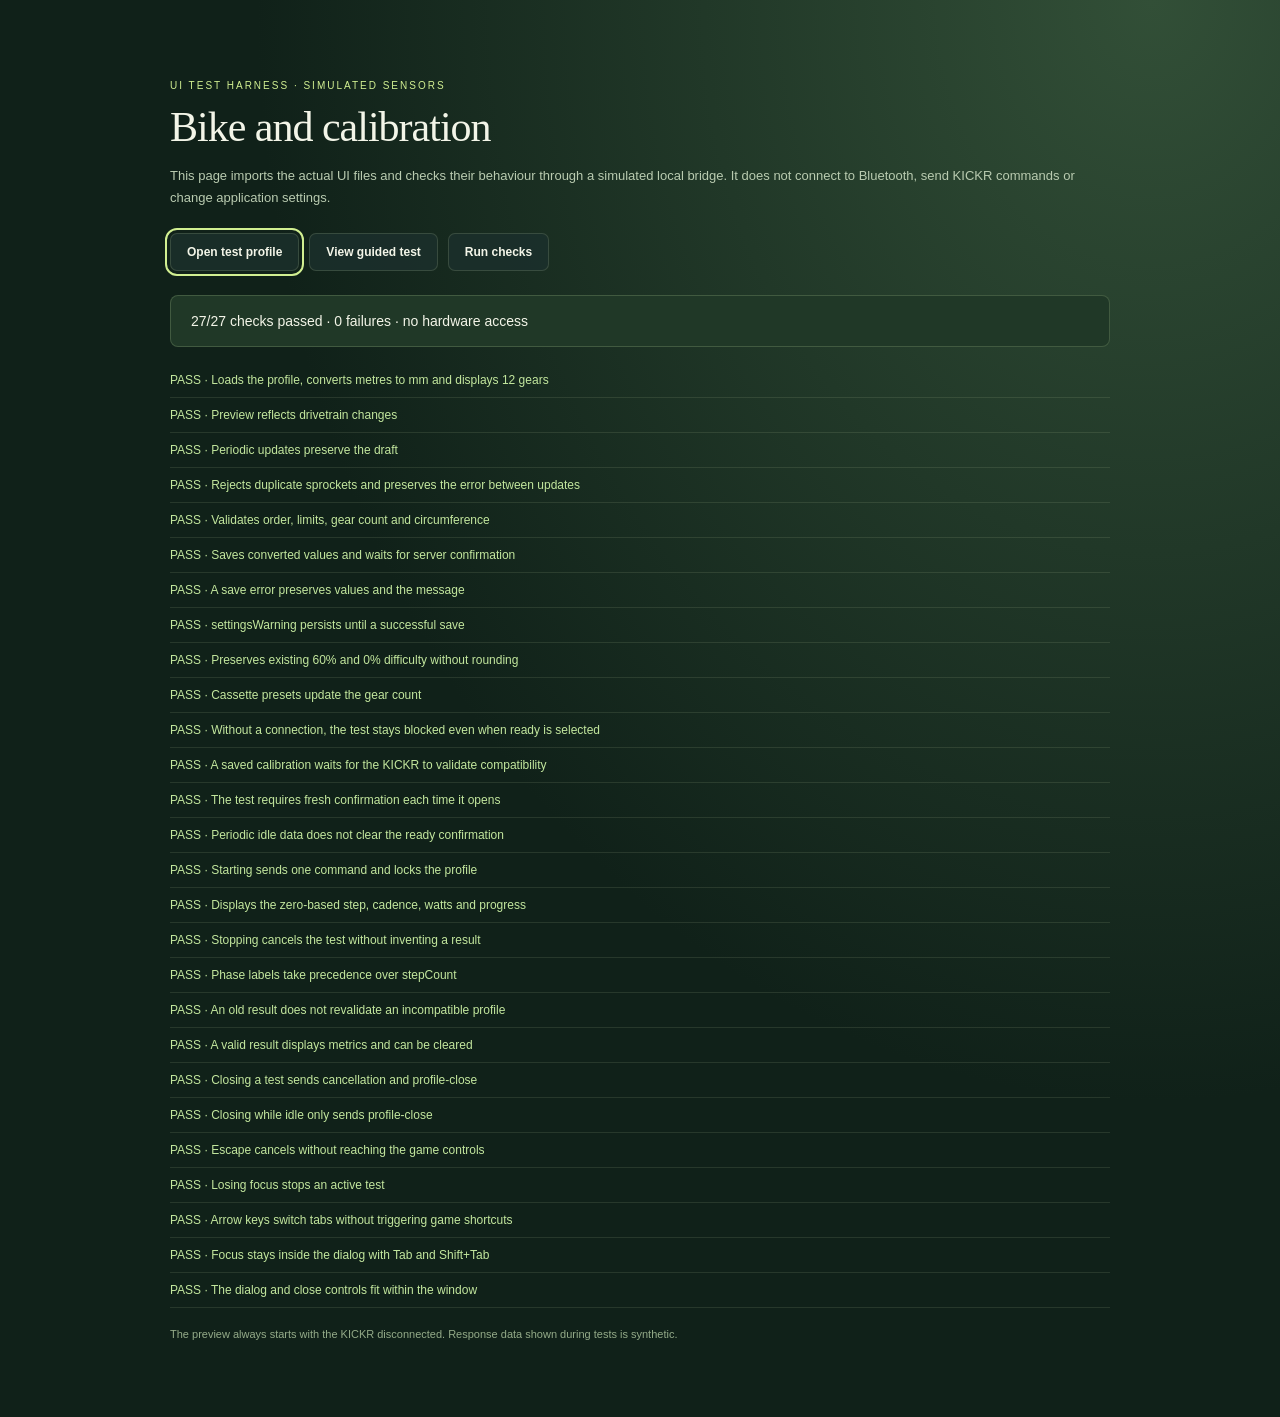
<file: tools/calibration-ui/index.html>
<!doctype html>
<html lang="en">
<head>
 <meta charset="utf-8"><meta name="viewport" content="width=device-width,initial-scale=1">
 <title>MTB Indoor · bike and calibration checks</title>
 <link rel="stylesheet" href="../../src/MTBIndoorBern/Scene/style.css">
 <link rel="stylesheet" href="../../src/MTBIndoorBern/Scene/bike-settings.css">
 <style>
  body{overflow:auto;min-height:100vh;background:radial-gradient(ellipse at 90% 0,#324f37,transparent 55%),#102119}
  [hidden]{display:none!important}.harness{max-width:1000px;margin:45px auto;padding:30px}.harness h1{font-size:42px;letter-spacing:-1px}.harness p{color:#b9cbb0;font-size:13px;line-height:1.7}.harness-eyebrow{font-size:10px;letter-spacing:2px;color:#d1ef91}.harness-actions{display:flex;gap:10px;flex-wrap:wrap;margin:24px 0}.harness-result{padding:17px 20px;background:#203827;border:1px solid #9bb78244;border-radius:8px;font-size:14px}.harness-result.fail{background:#442c22;color:#ffd1a9}.harness-results{padding:0;list-style:none}.harness-results li{font-size:12px;padding:10px 0;border-bottom:1px solid #b7cb9d22}.harness-results .pass{color:#c3e79e}.harness-results .fail{color:#ffc4a7}.harness-results small{display:block;margin:5px 0 0 43px;color:#e2b5a2}.harness small{font-size:11px;color:#94ab89}
 </style>
</head>
<body>
 <main class="harness">
  <span class="harness-eyebrow">UI TEST HARNESS · SIMULATED SENSORS</span>
  <h1>Bike and calibration</h1>
  <p>This page imports the actual UI files and checks their behaviour through a simulated local bridge. It does not connect to Bluetooth, send KICKR commands or change application settings.</p>
  <div class="harness-actions"><button id="harness-profile" type="button">Open test profile</button><button id="harness-guide" type="button">View guided test</button><button id="harness-run" type="button">Run checks</button></div>
  <div id="harness-result" class="harness-result" role="status">Preparing checks…</div>
  <ol id="harness-results" class="harness-results"></ol>
  <small>The preview always starts with the KICKR disconnected. Response data shown during tests is synthetic.</small>
 </main>
 <script type="module" src="harness.js"></script>
</body>
</html>
</file>
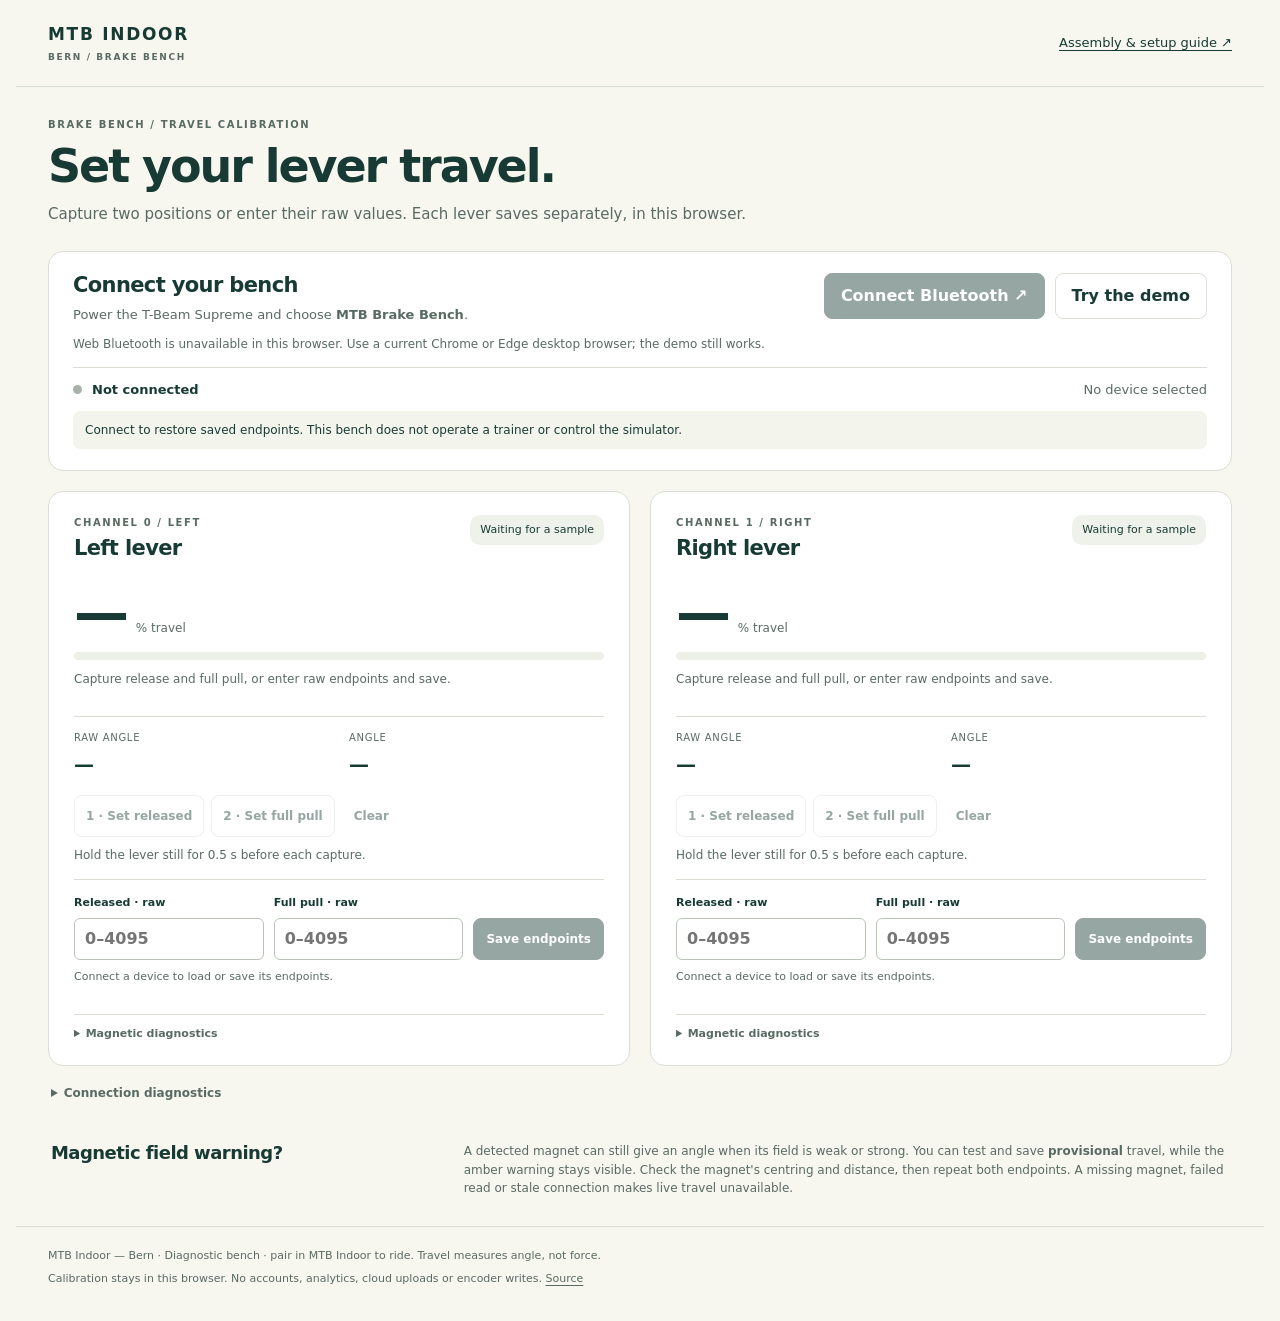
<file: docs/workshop/tester/index.html>
<!doctype html>
<html lang="en">
<head>
  <meta charset="utf-8"><meta name="viewport" content="width=device-width, initial-scale=1">
  <meta name="description" content="Read two AS5600 brake levers over Bluetooth and save their travel endpoints locally. A read-only hardware bench for MTB Indoor Bern.">
  <title>Brake bench · MTB Indoor — Bern</title>
  <link rel="stylesheet" href="styles.css?v=20261128-bench2"><script type="module" src="app.mjs?v=20261128-bench2"></script>
</head>
<body>
  <a class="skip-link" href="#main">Skip to tester</a>
  <header class="site-header"><a class="brand" href="https://github.com/mfarre/mtb-indoor-bern/blob/main/docs/bluetooth-brakes.md#maneta-v01">MTB INDOOR <span>BERN / BRAKE BENCH</span></a><a class="back-link" href="https://github.com/mfarre/mtb-indoor-bern/blob/main/docs/bluetooth-brakes.md#maneta-v01">Assembly &amp; setup guide ↗</a></header>
  <main id="main">
    <section class="intro"><p class="eyebrow">BRAKE BENCH / TRAVEL CALIBRATION</p><h1>Set your lever travel.</h1><p class="lede">Capture two positions or enter their raw values. Each lever saves separately, in this browser.</p></section>
    <section class="connection panel" aria-labelledby="connection-title">
      <div><h2 id="connection-title">Connect your bench</h2><p>Power the T-Beam Supreme and choose <strong>MTB Brake Bench</strong>.</p></div>
      <div class="actions"><button class="primary" id="connect">Connect Bluetooth ↗</button><button id="disconnect" hidden>Disconnect</button><button id="demo">Try the demo</button></div>
      <p id="compatibility" class="subtle">Use desktop Chrome or Edge, over HTTPS or localhost.</p>
      <div class="connection-line"><span id="connection-indicator" class="indicator"></span><strong id="connection-state">Not connected</strong><span id="device-name">No device selected</span></div>
      <p id="message" class="notice" role="status" aria-live="polite">Connect to restore saved endpoints. This bench does not operate a trainer or control the simulator.</p>
    </section>
    <section id="demo-panel" class="demo-panel" hidden aria-labelledby="demo-title"><div><p class="eyebrow">SIMULATED INPUT</p><h2 id="demo-title">Demo — no hardware connected</h2><p>Move the sliders, hold still, then try the calibration controls.</p></div><div class="demo-controls"><label>Left pull <input id="demo-left" type="range" min="0" max="100" value="0"><output id="demo-left-value">0%</output></label><label>Right pull <input id="demo-right" type="range" min="0" max="100" value="0"><output id="demo-right-value">0%</output></label><label>Simulated condition <select id="demo-fault"><option value="healthy">Both healthy</option><option value="weak">Left: weak magnetic field</option><option value="strong">Left: strong magnetic field</option><option value="missing">Left: no magnet</option><option value="read">Right: I2C read failure</option><option value="mux">Multiplexer disconnected</option><option value="stale">Pause telemetry</option></select></label></div></section>
    <section class="sensor-grid" aria-label="Encoder channels">
      <article class="sensor-card panel" data-channel="0">
        <div class="card-top"><div><p class="eyebrow">CHANNEL 0 / LEFT</p><h2>Left lever</h2></div><span class="sensor-badge" id="health-0">Waiting</span></div>
        <div class="reading"><strong id="percent-0">—</strong><span>% travel</span></div>
        <div class="meter" role="meter" id="meter-0" aria-label="Left calibrated lever travel" aria-valuemin="0" aria-valuemax="100" aria-valuetext="No reading"><span></span></div>
        <p class="calibration-state" id="calibration-0">Capture release and full pull, or enter their raw values below.</p>
        <dl class="metrics"><div><dt>Raw angle</dt><dd id="raw-0">—</dd></div><div><dt>Angle</dt><dd id="angle-0">—</dd></div></dl>
        <div class="calibration-actions"><button id="release-0" disabled>1 · Set released</button><button id="pull-0" disabled>2 · Set full pull</button><button id="clear-0" class="text-button" disabled>Clear</button></div>
        <p id="endpoint-0" class="subtle endpoint">Hold steady for 0.5 s when capturing each endpoint.</p>
        <form id="endpoints-0" class="endpoint-form" novalidate>
          <label for="released-input-0">Released · raw<input id="released-input-0" aria-label="Left released raw" type="number" min="0" max="4095" step="1" inputmode="numeric" placeholder="0–4095" disabled></label>
          <label for="pulled-input-0">Full pull · raw<input id="pulled-input-0" aria-label="Left full pull raw" type="number" min="0" max="4095" step="1" inputmode="numeric" placeholder="0–4095" disabled></label>
          <button id="apply-0" type="submit" class="primary" disabled>Save endpoints</button>
        </form>
        <p id="storage-0" class="storage-note" role="status">Completed endpoints save automatically for the connected device.</p>
        <details class="sensor-diagnostics"><summary>Magnetic diagnostics</summary><dl class="metrics"><div><dt>Status bits</dt><dd id="status-0">—</dd></div><div><dt>AGC · 3.3 V</dt><dd id="agc-0">—</dd></div></dl></details>
      </article>
      <article class="sensor-card panel" data-channel="1">
        <div class="card-top"><div><p class="eyebrow">CHANNEL 1 / RIGHT</p><h2>Right lever</h2></div><span class="sensor-badge" id="health-1">Waiting</span></div>
        <div class="reading"><strong id="percent-1">—</strong><span>% travel</span></div>
        <div class="meter" role="meter" id="meter-1" aria-label="Right calibrated lever travel" aria-valuemin="0" aria-valuemax="100" aria-valuetext="No reading"><span></span></div>
        <p class="calibration-state" id="calibration-1">Capture release and full pull, or enter their raw values below.</p>
        <dl class="metrics"><div><dt>Raw angle</dt><dd id="raw-1">—</dd></div><div><dt>Angle</dt><dd id="angle-1">—</dd></div></dl>
        <div class="calibration-actions"><button id="release-1" disabled>1 · Set released</button><button id="pull-1" disabled>2 · Set full pull</button><button id="clear-1" class="text-button" disabled>Clear</button></div>
        <p id="endpoint-1" class="subtle endpoint">Hold steady for 0.5 s when capturing each endpoint.</p>
        <form id="endpoints-1" class="endpoint-form" novalidate>
          <label for="released-input-1">Released · raw<input id="released-input-1" aria-label="Right released raw" type="number" min="0" max="4095" step="1" inputmode="numeric" placeholder="0–4095" disabled></label>
          <label for="pulled-input-1">Full pull · raw<input id="pulled-input-1" aria-label="Right full pull raw" type="number" min="0" max="4095" step="1" inputmode="numeric" placeholder="0–4095" disabled></label>
          <button id="apply-1" type="submit" class="primary" disabled>Save endpoints</button>
        </form>
        <p id="storage-1" class="storage-note" role="status">Completed endpoints save automatically for the connected device.</p>
        <details class="sensor-diagnostics"><summary>Magnetic diagnostics</summary><dl class="metrics"><div><dt>Status bits</dt><dd id="status-1">—</dd></div><div><dt>AGC · 3.3 V</dt><dd id="agc-1">—</dd></div></dl></details>
      </article>
    </section>
    <details class="telemetry-details"><summary>Connection diagnostics</summary><div class="telemetry-stats"><span id="packet-state">Waiting for telemetry</span><span id="packet-age">—</span><span id="packet-loss">0 skipped samples</span></div></details>
    <section class="help"><h2>Magnetic field warning?</h2><p>A detected magnet can still give an angle when its field is weak or strong. You can test and save <strong>provisional</strong> travel, while the amber warning stays visible. Check the magnet's centring and distance, then repeat both endpoints. A missing magnet, failed read or stale connection makes live travel unavailable.</p></section>
  </main>
  <footer><p>MTB Indoor — Bern · Diagnostic bench · pair in MTB Indoor to ride. Travel measures angle, not force.</p><p>Calibration stays in this browser. No accounts, analytics, cloud uploads or encoder writes. <a href="https://github.com/mfarre/mtb-indoor-bern/tree/main/docs/workshop/tester">Source</a></p></footer>
  <noscript><p class="notice">Enable JavaScript to use the Bluetooth tester.</p></noscript>
</body>
</html>
</file>
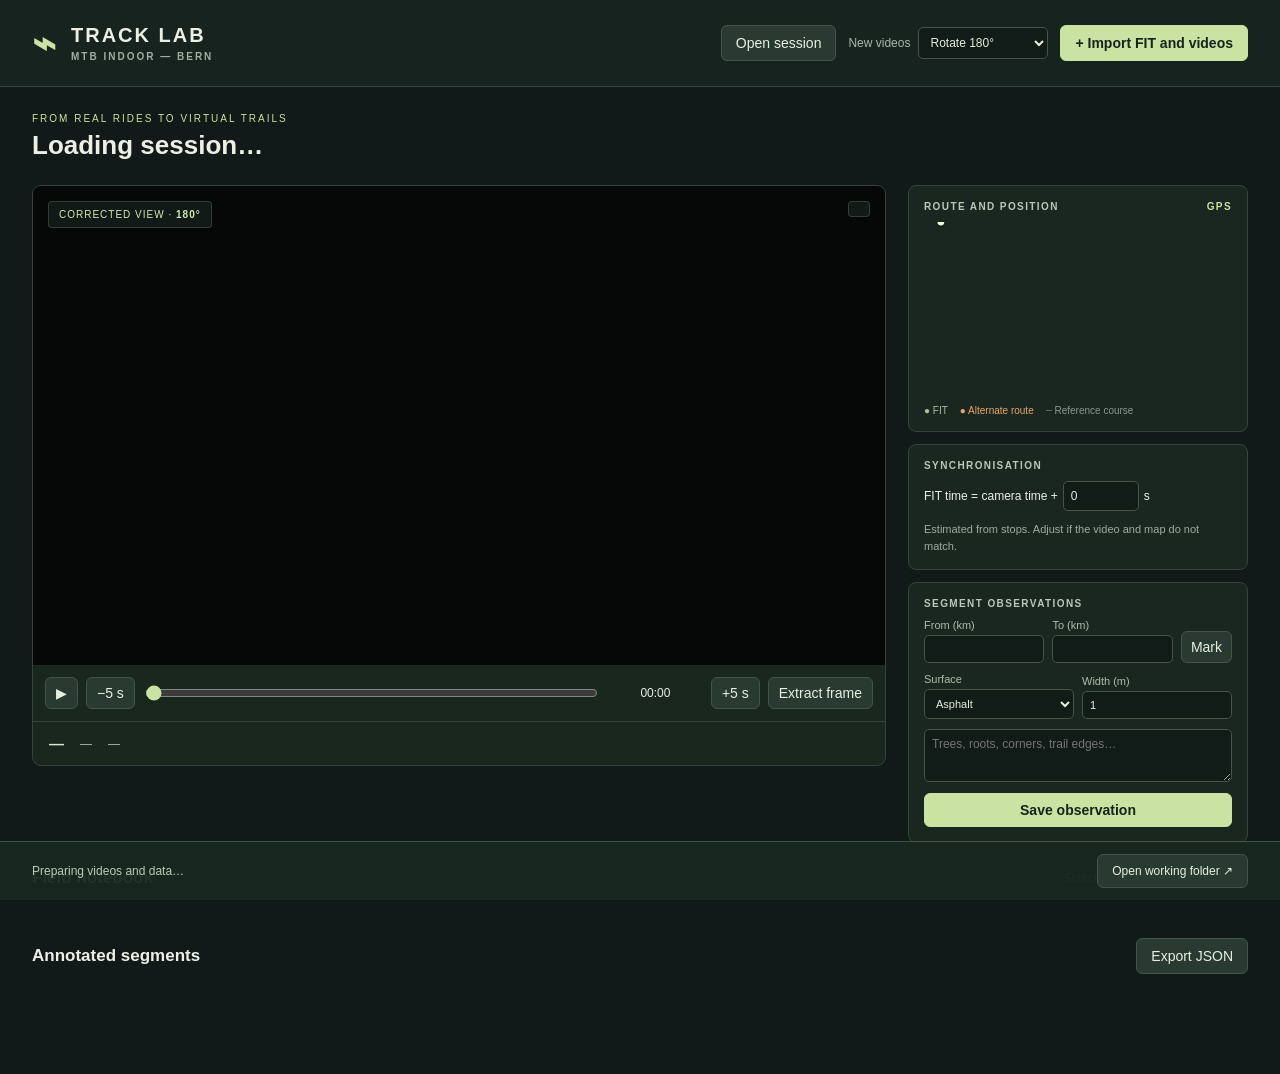
<file: src/TrackLab/Web/index.html>
<!doctype html>
<html lang="en"><head><meta charset="utf-8"><meta name="viewport" content="width=device-width,initial-scale=1"><meta http-equiv="Content-Security-Policy" content="default-src 'self'; img-src 'self' https://session.local; media-src https://session.local; connect-src 'self' https://session.local; style-src 'self'; script-src 'self'"><title>Track Lab · MTB Indoor - Bern</title><link rel="stylesheet" href="lab.css"></head>
<body><header><div class="brand"><span>⌁</span><div>TRACK LAB<small>MTB INDOOR — BERN</small></div></div><div class="actions"><button id="open">Open session</button><label class="rotation">New videos <select id="rotation"><option value="180">Rotate 180°</option><option value="0">No rotation</option></select></label><button id="import" class="primary">+ Import FIT and videos</button></div></header>
<main><div class="heading"><div><div class="eyebrow">FROM REAL RIDES TO VIRTUAL TRAILS</div><h1 id="title">Loading session…</h1></div><div id="facts" class="facts"></div></div>
<div class="workspace"><section class="viewer"><div class="video-wrap"><video id="video" preload="metadata" muted playsinline></video><span class="badge">CORRECTED VIEW · <b id="angle">180°</b></span><span id="clip-label" class="clip-label"></span></div><div class="controls"><button id="play" aria-label="Play or pause">▶</button><button id="back" title="Back 5 seconds">−5 s</button><input id="seek" type="range" min="0" max="100" step="0.1" value="0" aria-label="Video position"><span id="time">00:00</span><button id="forward" title="Forward 5 seconds">+5 s</button><button id="capture">Extract frame</button></div><div class="location"><b id="position">—</b><span id="confidence">—</span><span id="fit-time">—</span></div></section>
<aside><section class="card"><div class="card-title">ROUTE AND POSITION <span>GPS</span></div><svg id="map" viewBox="0 0 320 210" role="img" aria-label="FIT route and video position"><path id="reference"/><path id="route"/><path id="unmatched"/><circle id="marker" r="5"/></svg><div class="legend"><span>● FIT</span><span>● Alternate route</span><span>┄ Reference course</span></div></section><section class="card sync"><div class="card-title">SYNCHRONISATION</div><label>FIT time = camera time + <input id="offset" type="number" step="1" value="0" aria-label="Time offset in seconds"> s</label><p>Estimated from stops. Adjust if the video and map do not match.</p><p id="clock-note"></p></section><section class="card"><div class="card-title">SEGMENT OBSERVATIONS</div><div class="formrow"><label>From (km)<input id="from" type="number" step=".01" min="0"></label><label>To (km)<input id="to" type="number" step=".01" min="0"></label><button id="mark" title="Mark the start at the current position">Mark</button></div><div class="formrow"><label>Surface<select id="surface"><option value="asphalt">Asphalt</option><option value="gravel">Gravel</option><option value="leaves">Leaves / singletrack</option><option value="soil">Soil</option></select></label><label>Width (m)<input id="width" type="number" step=".1" min=".3" max="20" value="1"></label></div><textarea id="note" placeholder="Trees, roots, corners, trail edges…" aria-label="Observed details"></textarea><button id="add" class="primary">Save observation</button></section></aside></div>
<section class="timeline"><div class="section-heading"><h2>Field notebook <span id="frame-count"></span></h2><span>Select a frame to seek in the video</span></div><div id="gallery"></div></section>
<section class="notes"><div class="section-heading"><h2>Annotated segments</h2><button id="export">Export JSON</button></div><div id="notes"></div></section></main>
<footer><span id="status" role="status">Preparing videos and data…</span><button id="cancel" hidden>Cancel process</button><button id="folder">Open working folder ↗</button></footer><script type="module" src="lab.js"></script></body></html>
</file>
<file: src/MTBIndoorBern/Scene/style.css>
:root{color-scheme:dark;--ink:#f3f5e8;--muted:#b8c5b3;--lime:#d1ef91;--panel:rgba(18,32,26,.87);font-family:'Segoe UI',sans-serif;color:var(--ink)}*{box-sizing:border-box}body{margin:0;overflow:hidden;background:#14231c}button,input,select{font:inherit}button{cursor:pointer;border:1px solid #68796063;background:#1c302cd9;color:var(--ink);padding:11px 16px;border-radius:7px;font-size:12px;font-weight:600;transition:background .15s}button:hover{background:#405c43}button:focus-visible,input:focus-visible,select:focus-visible{outline:2px solid var(--lime);outline-offset:3px}button:disabled{opacity:.4;cursor:default}#world{width:100vw;height:100vh;display:block}.vignette{position:fixed;inset:0;pointer-events:none;background:linear-gradient(180deg,#0d1e2080,transparent 27%,transparent 65%,#101c18b8),linear-gradient(90deg,#0c20145e,transparent 60%)}header{position:absolute;top:22px;left:30px;right:30px;display:flex;align-items:center;justify-content:space-between}.brand{display:flex;align-items:center;gap:12px;font-size:18px;letter-spacing:3px;font-weight:750;text-shadow:0 2px 10px #102318}.brand small{display:block;font-size:8px;letter-spacing:2px;font-weight:500;margin-top:4px;color:#cad7be}.brand-icon{font-family:Georgia,serif;font-size:36px;line-height:1;position:relative;color:var(--lime);letter-spacing:-10px;margin-right:8px}.brand-icon span{font-size:22px}.top-right{display:flex;align-items:center;gap:10px}.tag{font-size:9px;letter-spacing:1.8px;color:var(--lime);margin-right:10px}.telemetry{position:absolute;left:50%;top:86px;transform:translateX(-50%);display:flex;gap:0;background:var(--panel);border:1px solid #c7dbad26;border-radius:10px;box-shadow:0 12px 30px #0d20142b;backdrop-filter:blur(12px);padding:16px 0}.telemetry>div{min-width:120px;padding:0 22px;border-right:1px solid #afc89b29}.telemetry>div:last-child{border:0}.label{display:block;font-size:9px;letter-spacing:1.8px;color:var(--muted);font-weight:600}.telemetry strong{display:inline-block;font-size:34px;font-weight:650;letter-spacing:-1px;font-variant-numeric:tabular-nums;margin-top:3px}.telemetry .power strong{color:var(--lime)}.unit{font-size:10px;color:var(--muted);padding-left:6px}.heart{color:#eda590}.intro{position:absolute;left:42px;top:clamp(180px,26vh,300px);width:400px;text-shadow:0 2px 24px #0f231d66}.eyebrow{color:var(--lime);font-size:9px;font-weight:700;letter-spacing:2px}h1{font-family:Georgia,serif;font-weight:400;font-size:62px;line-height:1.02;margin:13px 0 16px;letter-spacing:-3px}h1>span{display:block;font-family:'Segoe UI',sans-serif;font-weight:300;letter-spacing:-1px;font-size:27px;line-height:1.1;margin-top:12px;color:#eef1db}.intro>p{font-size:12px;line-height:1.75;color:#d6dfcb}.route-facts{display:flex;gap:28px;margin:22px 0}.route-facts>div>span{display:block;font-size:8px;letter-spacing:1.3px;color:var(--muted);margin-top:5px}.route-facts b{font-size:23px;font-weight:650}.route-facts b span{font-size:13px;font-weight:400}.intro-actions{display:flex;gap:8px}.primary{background:var(--lime);color:#172719;border-color:var(--lime);padding:13px 20px;min-width:180px}.primary:hover{background:#e2ffad}.primary>span{float:right;margin-left:15px}.secondary{background:#1b2e25cb}.settings{display:flex;gap:16px;margin:16px 0 10px;color:var(--muted);font-size:10px;align-items:center}.settings label{display:flex;align-items:center;gap:5px}.settings input,.settings select{border:1px solid #6d836360;border-radius:4px;padding:5px;color:#e4edce;background:#182a21;width:54px;font-size:10px}.settings select{width:65px}.hint{font-size:9px;line-height:1.7;display:block;color:#bfccb5}.route-panel{position:absolute;right:30px;top:120px;width:254px;background:var(--panel);border:1px solid #c2d0a826;border-radius:10px;padding:18px;backdrop-filter:blur(10px)}.panel-heading{display:flex;justify-content:space-between;align-items:center;font-size:9px;letter-spacing:1.6px;font-weight:650}.live-dot,.dot{width:6px;height:6px;border-radius:50%;display:inline-block;background:var(--lime)}#map{width:100%;height:160px;margin-top:12px}.route-progress{display:flex;flex-wrap:wrap;align-items:baseline;gap:6px;font-size:11px;color:var(--muted)}.route-progress strong{font-size:26px;font-weight:650;color:var(--ink)}.route-progress b{font-size:9px;font-weight:400;width:100%}.progress-track{height:3px;background:#6073554a;margin:13px 0}.progress-track i{height:3px;width:0;background:var(--lime);display:block}.route-stats{display:flex;justify-content:space-between}.route-stats span{font-size:8px;color:var(--muted);letter-spacing:1px;display:block}.route-stats b{font-size:12px;font-weight:500;display:block;margin-top:6px;font-variant-numeric:tabular-nums}.gear-panel{position:absolute;right:30px;bottom:194px;width:254px;display:grid;grid-template-columns:1fr 80px;gap:8px;background:var(--panel);border:1px solid #c2d0a826;border-radius:10px;padding:16px 18px}.gear-panel strong{font-size:38px;font-weight:500;color:var(--lime);line-height:1.2}.gear-panel strong span{font-size:12px;color:var(--muted);margin-left:4px}.gear-buttons{display:flex;gap:6px;align-items:center}.gear-buttons button{padding:4px 11px;font-size:22px}.grade-row{grid-column:span 2;display:flex;justify-content:space-between;border-top:1px solid #b3c79120;padding-top:9px;align-items:center}.grade-row span{font-size:9px;letter-spacing:1.2px;color:var(--muted)}.grade-row b{font-weight:550;font-size:21px}.grade-row.applied{padding-top:0;border:0}.grade-row.applied b{font-size:11px}.grade-row.applied span{font-size:8px}footer{position:absolute;bottom:0;left:0;right:0;padding:0 30px 12px}.status-row{display:flex;justify-content:space-between;align-items:center;margin-bottom:12px;font-size:10px;color:#d8e6c9}.status{display:flex;align-items:center;gap:8px;background:#14291edb;padding:9px 13px;border-radius:5px;max-width:85%}.dot{background:#7d8e72;flex-shrink:0}.dot.on{background:var(--lime)}#performance{font-size:9px;color:#abbc9b}.bottom-row{display:flex;gap:24px;align-items:center}.profile{flex:1;background:var(--panel);padding:12px 18px 7px;border-radius:9px;border:1px solid #bfcea123;min-width:0}.profile-label{display:flex;justify-content:space-between;font-size:8px;letter-spacing:1.5px;color:var(--muted)}.profile-label b{font-size:9px;color:var(--lime);letter-spacing:0;font-weight:500}#profile{display:block;width:100%;height:48px}.profile-axis{display:flex;justify-content:space-between;font-size:8px;color:#8c9f82}.ride-actions{display:flex;gap:8px}.ride-actions button{padding:14px 18px}.credits{display:flex;justify-content:space-between;font-size:8px;color:#9fb28f;margin-top:9px;letter-spacing:.3px}#loading{position:fixed;inset:0;background:#14241c;display:flex;flex-direction:column;align-items:center;justify-content:center;z-index:20}.loading-mark{font:70px Georgia,serif;letter-spacing:-10px;color:var(--lime)}#loading h2{font:32px Georgia,serif;font-weight:400}#loading p{font-size:12px;color:var(--muted)}body.riding .intro{display:none}body.riding .telemetry{top:24px}body.riding .route-panel{top:105px}body.riding .brand{font-size:14px}body.riding .top-right .tag{display:none}body.riding header{align-items:flex-start}body.riding .top-right{max-width:300px;flex-wrap:wrap;justify-content:flex-end}body.riding .telemetry>div{min-width:102px;padding:0 17px}body.demo #mode-tag{color:#f7d18c}body.demo .status{border:1px solid #d6ae6277}body.paused #welcome h1{font-size:48px}body.paused #welcome h1>span{display:none}body.paused #welcome>p,body.paused #welcome .route-facts{display:none}
@media(max-height:780px){.intro{top:185px}h1{font-size:48px;margin:9px 0}h1>span{font-size:23px;margin-top:8px}.intro>p{margin:8px 0}.route-facts{margin:14px 0}.hint{font-size:8px}.route-panel{top:110px;width:230px;padding:14px}#map{height:90px}.gear-panel{width:230px;bottom:174px;padding:12px 16px}.telemetry{top:78px;padding:11px 0}.telemetry strong{font-size:30px}.credits{font-size:7px}.profile{padding-top:9px}#profile{height:40px}.status-row{margin-bottom:9px}.settings{margin-top:10px}}
@media(max-width:1150px){.intro{left:28px;width:360px}.route-panel,.gear-panel{right:24px;width:214px}.telemetry>div{min-width:95px;padding:0 16px}.top-right .tag{display:none}body.riding .telemetry{left:43%}body.riding .telemetry>div{min-width:88px;padding:0 12px}header{left:26px;right:24px}.brand{font-size:15px}.gear-panel{grid-template-columns:1fr 78px}.ride-actions{gap:6px}.ride-actions button{padding:12px}.credits{font-size:7px}}
</file>
<file: src/MTBIndoorBern/Scene/bike-settings.css>
#bike-dialog{position:fixed;inset:0;width:min(1060px,calc(100vw - 48px));max-width:none;max-height:calc(100vh - 40px);margin:auto;padding:0;border:1px solid #82946b6b;border-radius:16px;background:#15251e;color:#f0f3e5;box-shadow:0 26px 100px #0009;overflow:hidden;font-family:'Segoe UI',sans-serif}
#bike-dialog::backdrop{background:#07110cc9;backdrop-filter:blur(8px)}#bike-dialog[open]{display:block}.bike-shell{display:flex;flex-direction:column;max-height:calc(100vh - 42px)}.bike-heading{padding:24px 28px 19px;display:flex;justify-content:space-between;gap:25px;background:linear-gradient(120deg,#273c2b,#18291f)}.bike-eyebrow{display:block;color:#cadcaa;font-size:9px;letter-spacing:1.8px;font-weight:700}.bike-heading h2{font-family:Georgia,serif;font-size:34px;font-weight:400;letter-spacing:-.7px;margin:7px 0}.bike-heading p{color:#bdcbb4;margin:0;font-size:12px}.bike-close{height:34px;width:34px;padding:0;font-size:15px;border-radius:50%;background:#12201970}.bike-navigation{display:flex;justify-content:space-between;align-items:center;gap:14px;padding:0 28px;border-top:1px solid #c9dda815;border-bottom:1px solid #c9dda825;background:#182b20}.bike-tabs{display:flex;gap:22px}.bike-tabs button{display:flex;gap:9px;padding:15px 0 13px;border:0;border-radius:0;background:transparent;color:#7f9879;font-size:10px;border-bottom:2px solid transparent;letter-spacing:.5px}.bike-tabs button span{font-size:12px;letter-spacing:0}.bike-tabs button[aria-selected=true]{color:#def2bc;border-bottom-color:#d1ef91}.bike-tabs button:hover{color:#f0f5de}.bike-badge{white-space:nowrap;border:1px solid #a1b28a40;padding:6px 9px;border-radius:20px;font-size:9px;color:#c3cbb5}.bike-badge.valid{background:#c4e69217;color:#d1ef91;border-color:#bedc8b65}.bike-panel{display:grid;grid-template-columns:minmax(0,1.8fr) minmax(260px,1fr);gap:24px;padding:23px 28px;overflow:auto;min-height:0;overscroll-behavior:contain}.bike-panel[hidden]{display:none!important}#bike-profile-form{min-width:0}#bike-fields{padding:0;border:0;margin:0;min-width:0}.bike-form-grid{display:grid;grid-template-columns:minmax(0,1fr) minmax(0,1fr);gap:14px 18px}.bike-field{display:flex;flex-direction:column;gap:6px;color:#d8e0ca;font-size:11px;font-weight:600;min-width:0}.bike-wide{grid-column:1/-1}.bike-field input,.bike-field select{min-width:0;width:100%;height:36px;border:1px solid #7b96654f;background:#0e1d16;color:#f0f4e4;padding:7px 10px;border-radius:6px;font-size:13px;font-weight:450}.bike-field input::placeholder{color:#7f967b;font-size:11px}.bike-field input:disabled,.bike-field select:disabled{opacity:.55}.bike-field input[aria-invalid=true],.bike-field select[aria-invalid=true]{border-color:#e6aa79}.bike-field small,.bike-check small{font-size:9px;color:#9db093;line-height:1.5;font-weight:400}.bike-optional{display:inline;color:#8fa284;font-size:9px;font-weight:400}.bike-unit-input{position:relative}.bike-unit-input input{padding-right:49px}.bike-unit-input>span{position:absolute;right:12px;top:11px;pointer-events:none;color:#92ab87;font-size:10px}.bike-check{display:flex;gap:10px;align-items:flex-start;color:#d4e1c5;font-size:11px;line-height:1.4;font-weight:500;cursor:pointer}.bike-check input{accent-color:#d1ef91;width:16px;height:16px;margin:1px 0 0;flex-shrink:0}.bike-check small{display:block;margin-top:5px}.bike-assistance{padding:22px 3px 0}.bike-summary{min-width:0;background:#203424;border:1px solid #99b17426;border-radius:11px;padding:20px}.bike-drivetrain{color:#b2ca86;width:100%;height:105px;margin-top:6px;opacity:.9}.bike-summary>strong{font-size:34px;color:#e2efc2;font-weight:450;letter-spacing:-1px;display:block;margin:4px 0 17px}.bike-ratio-row{display:flex;justify-content:space-between;padding-bottom:15px;border-bottom:1px solid #acc28b2b}.bike-ratio-row>span{font-size:9px;color:#a8bb96}.bike-ratio-row b{display:block;color:#e7efcf;font-size:20px;font-weight:600;margin-top:5px;letter-spacing:.3px}.bike-summary p{font-size:11px;line-height:1.65;color:#c0d0ac;margin:12px 0}.bike-explanation{font-size:10px;line-height:1.6;color:#91aa81;margin-top:8px}.bike-profile-status{border-top:1px solid #acc28b2b;margin-top:19px;padding-top:16px;display:flex;align-items:center;gap:8px;font-size:10px}.bike-profile-status i{width:7px;height:7px;border-radius:50%;background:#8d9c7f}.bike-profile-status i.connected{background:#d1ef91;box-shadow:0 0 10px #d1ef9144}.bike-summary .bike-result-note{font-size:10px;line-height:1.65;color:#a9bd98}.bike-summary button{width:100%;font-size:11px;margin-top:5px}.bike-footer{display:flex;align-items:center;justify-content:space-between;gap:18px;padding:15px 28px;border-top:1px solid #b8d08d22;background:#102018;flex-shrink:0}.bike-footer p{font-size:11px;color:#c0d4aa;margin:0;line-height:1.5;max-width:76%}.bike-primary{background:#d1ef91;border-color:#d1ef91;color:#182817;padding:11px 17px;font-weight:700;font-size:12px;white-space:nowrap}.bike-primary:hover{background:#e1f8b6}.bike-primary:disabled{background:#526b3b;border-color:#657e4d;color:#b1c39d;opacity:.75}.bike-secondary{background:#2b432e;border-color:#b6d19055;color:#e1ebce;padding:11px 14px;font-size:12px}.bike-guide-panel{grid-template-columns:minmax(0,1.6fr) minmax(290px,1fr);min-height:470px}.bike-guide-main h3{font-family:Georgia,serif;font-size:31px;line-height:1.15;font-weight:400;letter-spacing:-.7px;margin:13px 0}.bike-guide-main>p{font-size:12px;color:#b6c9a6;line-height:1.7}.bike-guide-main ol{padding:0 0 0 21px;margin:23px 0;color:#d5e0c4;font-size:12px;line-height:1.7}.bike-guide-main li{padding-left:6px;margin-bottom:10px}.bike-guide-main li::marker{color:#c5df99;font-weight:700}.bike-ready{border:1px solid #9bb78244;border-radius:7px;padding:13px;margin:21px 0 12px;background:#233822}.bike-guide-actions{display:flex;gap:10px}.bike-guide-actions button{min-width:200px}.bike-guide-main .bike-start-reason{font-size:10px;line-height:1.5;margin:10px 0;color:#d3c69d}.bike-guide-main .bike-cal-limits{font-size:10px;line-height:1.65;color:#8fa782;border-top:1px solid #a8bf8526;padding-top:14px;margin:19px 0 0}.bike-live-panel{background:#203424;border:1px solid #99b17426;border-radius:11px;padding:22px}.bike-live-cadence{margin-top:22px;text-align:center}.bike-live-cadence>span{display:block;font-size:9px;letter-spacing:1.2px;color:#a1b992}.bike-live-cadence>strong{font-size:64px;line-height:1.4;font-weight:500;letter-spacing:-3px;font-variant-numeric:tabular-nums}.bike-live-cadence>strong.in-range{color:#d1ef91}.bike-live-cadence>strong.off-range{color:#edc68b}.bike-live-cadence>small{font-size:13px;color:#a6bb98;margin-left:6px}.bike-live-cadence>b{display:block;font-size:11px;color:#cde3ad;font-weight:500;margin:0 0 20px}.bike-live-powers{display:grid;grid-template-columns:1fr 1fr;border-top:1px solid #a4bd832d;border-bottom:1px solid #a4bd832d;padding:16px 0}.bike-live-powers>div{text-align:center}.bike-live-powers>div+div{border-left:1px solid #a4bd832d}.bike-live-powers span{display:block;font-size:8px;letter-spacing:1px;color:#9bb78a}.bike-live-powers b{font-size:30px;font-weight:500;line-height:1.7;font-variant-numeric:tabular-nums}.bike-live-powers small{font-size:10px;margin-left:5px;color:#b5cba2}.bike-guide-result{margin-top:20px}.bike-guide-result>strong{font-size:13px;color:#dbebc2;font-weight:600}.bike-guide-result p{font-size:11px;color:#a9bf98;line-height:1.6;margin:7px 0}.bike-guide-result dl{display:grid;grid-template-columns:1fr auto;gap:7px;font-size:10px;color:#b4c9a2;margin-bottom:0}.bike-guide-result dd{margin:0;color:#e1edc9;font-variant-numeric:tabular-nums}.bike-text-button{background:transparent;border:0;border-radius:0;border-bottom:1px solid #a8ba8a4d;padding:8px 0 3px;color:#9eb58e;font-size:10px;margin-top:13px}.bike-live-instruction{background:#2b4226;border:1px solid #bbd98e44;border-left:3px solid #d1ef91;border-radius:8px;padding:20px;margin:20px 0}.bike-live-instruction>span{color:#bad594;font-size:9px;letter-spacing:1.8px;font-weight:700}.bike-live-instruction>strong{display:block;font-size:23px;line-height:1.25;margin-top:10px;font-weight:550;color:#f0f5e3}.bike-live-instruction>p{font-size:11px;line-height:1.6;color:#b8cda4;margin:10px 0 21px}.bike-progress-label{display:flex;justify-content:space-between;font-size:10px;color:#d4e8b7;gap:14px}.bike-live-instruction progress{display:block;width:100%;height:6px;margin-top:9px;border:0;border-radius:4px;overflow:hidden;background:#566d414d;accent-color:#d1ef91}.bike-live-instruction progress::-webkit-progress-bar{background:#566d414d}.bike-live-instruction progress::-webkit-progress-value{background:#d1ef91;border-radius:4px}.bike-stop{background:#533626;border-color:#e5b57b87;color:#ffe3bb;padding:13px 17px;font-size:12px}.bike-stop:hover{background:#70472d}.bike-stop:disabled{opacity:.6}.bike-dialog-open .top-right{pointer-events:none}
@media(max-height:820px){.bike-heading{padding:18px 24px 14px}.bike-heading h2{font-size:29px;margin:5px 0}.bike-heading p{font-size:11px}.bike-navigation{padding:0 24px}.bike-tabs button{padding:12px 0 10px}.bike-panel{padding:18px 24px;gap:20px}.bike-form-grid{gap:11px 16px}.bike-field input,.bike-field select{height:33px;font-size:12px}.bike-field{gap:5px;font-size:10px}.bike-field small,.bike-check small{font-size:8px}.bike-summary{padding:17px}.bike-drivetrain{height:88px}.bike-summary>strong{font-size:30px;margin-bottom:13px}.bike-summary p{font-size:10px}.bike-profile-status{margin-top:15px;padding-top:13px}.bike-footer{padding:12px 24px}.bike-guide-panel{min-height:430px}.bike-guide-main h3{font-size:28px}.bike-guide-main ol{margin:17px 0}.bike-guide-main li{margin-bottom:7px}.bike-live-panel{padding:18px}.bike-live-cadence{margin-top:17px}.bike-live-cadence>strong{font-size:56px}.bike-live-powers{padding:12px 0}.bike-guide-result{margin-top:16px}}
@media(max-width:900px){#bike-dialog{width:calc(100vw - 24px);max-height:calc(100vh - 24px)}.bike-shell{max-height:calc(100vh - 26px)}.bike-panel{grid-template-columns:1fr}.bike-summary{display:none}.bike-guide-panel{grid-template-columns:1fr}.bike-live-panel{display:grid;grid-template-columns:1fr 1fr;gap:12px}.bike-live-panel>.bike-eyebrow,.bike-guide-result,.bike-text-button{grid-column:1/-1}.bike-live-cadence{margin-top:0}.bike-live-powers{margin-top:5px;align-items:center}.bike-navigation{padding:0 18px;gap:8px}.bike-tabs{gap:14px}.bike-tabs button span{font-size:11px}.bike-badge{font-size:8px}.bike-heading,.bike-panel{padding:18px}.bike-footer{padding:13px 18px}.bike-heading h2{font-size:27px}.bike-form-grid{gap:12px}.bike-footer p{max-width:65%;font-size:10px}}
</file>
<file: docs/workshop/tester/styles.css>
:root{color-scheme:light;--ink:#173b34;--muted:#586b63;--paper:#f7f6ef;--line:#d9dfd4;--orange:#b94c18;--bad:#9c2824;font-family:Inter,ui-sans-serif,system-ui,-apple-system,BlinkMacSystemFont,"Segoe UI",sans-serif}
*{box-sizing:border-box}body{margin:0;background:var(--paper);color:var(--ink);line-height:1.55}a{color:inherit;text-underline-offset:3px}button,input,select{font:inherit}button{border:1px solid var(--line);background:white;color:var(--ink);padding:10px 16px;border-radius:8px;font-weight:650;cursor:pointer;min-height:42px}button:hover:not(:disabled){border-color:var(--ink);background:#f1f5e9}button.primary{background:var(--ink);color:white;border-color:var(--ink)}button.primary:hover:not(:disabled){background:#27574b}button:disabled{opacity:.45;cursor:not-allowed}button:focus-visible,a:focus-visible,input:focus-visible,select:focus-visible,summary:focus-visible{outline:3px solid #d07928;outline-offset:3px}button.text-button{background:transparent;border-color:transparent;padding-inline:9px}.skip-link{position:absolute;left:12px;top:-80px;background:white;padding:12px;z-index:5}.skip-link:focus{top:12px}
.site-header{display:flex;justify-content:space-between;align-items:center;gap:24px;max-width:1248px;margin:auto;padding:21px 32px;border-bottom:1px solid var(--line)}.brand{text-decoration:none;font-weight:850;letter-spacing:.1em;font-size:17px}.brand span{display:block;font-size:9px;letter-spacing:.18em;font-weight:600;color:var(--muted);margin-top:4px}.back-link{font-size:13px}main{max-width:1248px;margin:auto;padding:0 32px}.intro{padding:30px 0 24px}.eyebrow{font-size:10px;font-weight:800;letter-spacing:.16em;margin:0 0 8px;color:var(--muted)}h1{font-size:clamp(32px,4vw,46px);line-height:1.1;letter-spacing:-.045em;margin:0 0 12px;font-weight:750}h2{font-size:21px;letter-spacing:-.03em;line-height:1.2;margin:0 0 7px}.lede{font-size:15px;color:var(--muted);margin:0}p{margin:0 0 10px}.panel{background:white;border:1px solid var(--line);border-radius:15px}
.connection{display:grid;grid-template-columns:1fr auto;column-gap:25px;padding:21px 24px;margin-bottom:20px}.connection>div:first-child p{font-size:13px;color:var(--muted)}.actions{display:flex;align-items:start;gap:10px;flex-wrap:wrap}.subtle{color:var(--muted);font-size:12px}.connection>.subtle,.connection-line,.notice{grid-column:1/-1}.connection-line{display:flex;gap:10px;align-items:center;font-size:13px;padding-top:12px;border-top:1px solid var(--line);margin-top:3px}.connection-line span:last-child{margin-left:auto;color:var(--muted);overflow-wrap:anywhere}.indicator{width:9px;height:9px;display:inline-block;border-radius:100%;background:#a7b3aa}.indicator[data-kind=good]{background:#37854c}.indicator[data-kind=demo]{background:var(--orange)}.indicator[data-kind=fault]{background:var(--bad)}.indicator[data-kind=connecting],.indicator[data-kind=warn]{background:#ac7800}.notice{background:#f3f5ed;border-radius:7px;padding:10px 12px;font-size:12px;margin:11px 0 0}.notice[data-kind=fault]{color:var(--bad);background:#fff0ec}.notice[data-kind=warn]{color:#79500c;background:#fff5d9}
.demo-panel{border:1px solid #e2ba89;background:#fff5e6;padding:21px 24px;margin-bottom:20px;border-radius:15px;display:grid;grid-template-columns:1fr 1.25fr;gap:25px}.demo-panel p{font-size:13px}.demo-panel .eyebrow{color:var(--orange)}.demo-controls{display:grid;gap:10px}.demo-controls label{display:grid;grid-template-columns:105px 1fr 40px;align-items:center;gap:10px;font-size:12px;font-weight:650}.demo-controls label:last-child{grid-template-columns:150px 1fr}.demo-controls select{font-size:12px;padding:8px;border:1px solid #d9c9b2;border-radius:5px;background:white;min-width:0}.demo-controls input{width:100%;accent-color:var(--orange)}
.sensor-grid{display:grid;grid-template-columns:1fr 1fr;gap:20px}.sensor-card{padding:23px 25px}.card-top{display:flex;align-items:flex-start;gap:16px;justify-content:space-between}.card-top .eyebrow{margin-bottom:5px}.sensor-badge{font-size:11px;background:#eef2eb;border-radius:10px;padding:7px 10px;max-width:220px;line-height:1.4}.sensor-badge[data-kind=good]{color:#245c36;background:#e5f1e5}.sensor-badge[data-kind=fault]{color:var(--bad);background:#fff0ec}.sensor-badge[data-kind=warn]{color:#79500c;background:#fff5d9}.reading{display:flex;align-items:baseline;gap:10px;margin:12px 0 6px}.reading strong{font-size:55px;letter-spacing:-.06em;line-height:1.2;font-variant-numeric:tabular-nums;font-weight:650}.reading span{font-size:12px;color:var(--muted)}.meter{height:8px;background:#edf0e7;border-radius:8px;overflow:hidden}.meter span{display:block;height:100%;width:0;background:var(--ink);transition:width 60ms linear}.sensor-card[data-channel="1"] .meter span{background:var(--orange)}.meter[data-provisional=true] span{background:repeating-linear-gradient(120deg,#a76b13 0 8px,#cb9a4c 8px 16px)}.calibration-state{min-height:36px;margin:10px 0;font-size:12px;color:var(--muted)}
.metrics{display:grid;grid-template-columns:1fr 1fr;gap:12px 20px;border-top:1px solid var(--line);padding:13px 0 0;margin:8px 0 15px}.metrics dt{font-size:10px;text-transform:uppercase;letter-spacing:.07em;color:var(--muted)}.metrics dd{font-size:20px;font-weight:650;margin:4px 0 0;font-variant-numeric:tabular-nums}.calibration-actions{display:flex;gap:7px;flex-wrap:wrap}.calibration-actions button{font-size:12px;padding:8px 11px}.endpoint{margin:9px 0 14px;min-height:19px}.endpoint-form{display:grid;grid-template-columns:1fr 1fr auto;gap:10px;align-items:end;border-top:1px solid var(--line);padding-top:14px}.endpoint-form label{font-size:11px;font-weight:650;min-width:0}.endpoint-form input{display:block;width:100%;min-width:0;margin-top:6px;padding:8px 10px;border:1px solid #b8c5b7;border-radius:6px;color:var(--ink);background:white;font-size:16px;min-height:42px}.endpoint-form button{font-size:12px;padding:10px 12px}.storage-note{font-size:11px;color:var(--muted);line-height:1.5;margin:9px 0 13px;min-height:32px}.sensor-diagnostics{border-top:1px solid var(--line);padding-top:10px;font-size:11px;color:var(--muted)}summary{cursor:pointer;font-weight:600}.sensor-diagnostics .metrics{border:0;margin:7px 0 0;padding:4px 0}.sensor-diagnostics dd{font-size:13px}
.telemetry-details{margin:18px 3px;font-size:12px;color:var(--muted)}.telemetry-stats{display:flex;flex-wrap:wrap;gap:10px 30px;font-size:11px;padding:12px 0}.help{display:grid;grid-template-columns:1fr 2fr;gap:30px;padding:21px 3px 28px}.help h2{font-size:18px}.help p{font-size:12px;color:var(--muted);margin:0}footer{max-width:1248px;margin:0 auto;padding:20px 32px 28px;border-top:1px solid var(--line);font-size:11px;color:var(--muted)}footer p{margin-bottom:6px}[hidden]{display:none!important}
@media(max-width:1000px){.connection{grid-template-columns:1fr}.connection .actions{margin:7px 0 12px}.sensor-grid{gap:16px}.sensor-card{padding:20px}.demo-panel{grid-template-columns:1fr}.endpoint-form{grid-template-columns:1fr 1fr}.endpoint-form button{grid-column:1/-1}.card-top{gap:10px}.sensor-badge{max-width:175px}}
@media(max-width:660px){main{padding:0 16px}.site-header{padding:20px 16px}.brand{font-size:14px}.back-link{font-size:11px;max-width:115px;text-align:right}.intro{padding:25px 0 21px}.sensor-grid{grid-template-columns:1fr}.connection,.sensor-card,.demo-panel{padding:18px}.connection-line{flex-wrap:wrap}.connection-line span:last-child{margin-left:19px;width:100%}.actions{gap:8px}.actions button{font-size:12px}.demo-controls label{grid-template-columns:78px 1fr 35px}.demo-controls label:last-child{grid-template-columns:1fr}.help{grid-template-columns:1fr;gap:10px}footer{padding:20px 16px}.endpoint-form{grid-template-columns:1fr 1fr auto}.endpoint-form button{grid-column:auto}}
@media(max-width:400px){.endpoint-form{grid-template-columns:1fr 1fr}.endpoint-form button{grid-column:1/-1}.card-top{flex-wrap:wrap}.calibration-actions{gap:3px}.calibration-actions button{font-size:11px}}
@media(prefers-reduced-motion:reduce){.meter span{transition:none}}@media print{.site-header,.connection .actions,.demo-panel,.calibration-actions,.endpoint-form{display:none}.panel{break-inside:avoid}body{background:white}}
</file>
<file: src/TrackLab/Web/lab.css>
:root{color-scheme:dark;font-family:'Segoe UI',sans-serif;color:#ebf0e7;background:#111a18;font-size:14px}*{box-sizing:border-box}body{margin:0}button,input,select,textarea{font:inherit}button{cursor:pointer;background:#293a33;border:1px solid #455448;border-radius:6px;color:#e8efdf;padding:9px 14px;white-space:nowrap}button:hover{border-color:#c9e3a2;background:#354a3e}button:disabled{opacity:.4;cursor:wait}button.primary{background:#c9e3a2;color:#17231a;border-color:#c9e3a2;font-weight:650}input,select,textarea{background:#111b17;border:1px solid #465348;border-radius:5px;color:#e8eedf;padding:7px;width:100%}header{display:flex;justify-content:space-between;align-items:center;padding:20px 32px;border-bottom:1px solid #34443b;background:#17231e}.brand{display:flex;align-items:center;gap:13px;font-weight:750;font-size:20px;letter-spacing:2px}.brand>span{font-size:40px;color:#c9e3a2}.brand small{display:block;font-size:10px;letter-spacing:2px;color:#a0afa2;margin-top:4px}.actions{display:flex;gap:12px;align-items:center}.rotation{display:flex;gap:8px;align-items:center;color:#a9b8ac;font-size:12px}.rotation select{width:130px}main{padding:26px 32px 88px;max-width:1700px;margin:auto}.heading{display:flex;justify-content:space-between;align-items:center;margin-bottom:24px}.eyebrow{font-size:10px;letter-spacing:2px;color:#c9e3a2}h1{margin:6px 0 0;font-size:26px;font-weight:550}h2{font-size:17px;font-weight:550;margin:0}.facts{display:flex;gap:30px;color:#b4c0b7}.facts b{display:block;font-size:23px;color:#edf4e5;font-weight:600}.facts small{font-size:11px}.workspace{display:grid;grid-template-columns:minmax(0,1fr) 340px;gap:22px;align-items:start}.viewer{background:#19271f;border:1px solid #344439;border-radius:9px;overflow:hidden}.video-wrap{position:relative;background:#050806;aspect-ratio:16/9;overflow:hidden}video{display:block;width:100%;height:100%;object-fit:contain;transform:rotate(180deg)}video.upright{transform:none}.badge,.clip-label{position:absolute;top:15px;font-size:10px;letter-spacing:1px;background:#15201cc9;padding:7px 10px;border:1px solid #70816a5c;border-radius:4px}.badge{left:15px;color:#d2eab4}.clip-label{right:15px;max-width:55%;overflow:hidden;white-space:nowrap;color:#d1dbcb}.controls{display:flex;align-items:center;gap:8px;padding:12px}.controls button{padding:7px 10px}.controls input{padding:0;accent-color:#c9e3a2}.controls #time{min-width:95px;font-variant-numeric:tabular-nums;text-align:center;font-size:12px}.location{display:flex;align-items:center;gap:16px;flex-wrap:wrap;border-top:1px solid #334338;padding:13px 16px;font-size:12px;color:#aab9ac}.location b{color:#d8e8bf;font-size:15px}.location .warn{color:#efba7d}aside{display:grid;gap:12px}.card{background:#1a2721;border:1px solid #34443a;padding:15px;border-radius:8px}.card-title{color:#b9c9b8;font-size:10px;letter-spacing:1.4px;font-weight:650;display:flex;justify-content:space-between;margin-bottom:10px}.card-title span{color:#c9e3a2}#map{width:100%;height:180px}#map path{fill:none;stroke-linecap:round;stroke-linejoin:round}#reference{stroke:#879888;stroke-width:1.2;stroke-dasharray:3 4}#route{stroke:#bcd990;stroke-width:2.3}#unmatched{stroke:#e5a665;stroke-width:2.7}#marker{fill:#f3ffd9;stroke:#102319;stroke-width:2}.legend{display:flex;gap:12px;font-size:10px;color:#aabd9c}.legend span:nth-child(2){color:#e5a665}.legend span:nth-child(3){color:#89978e}.sync label{font-size:12px;display:flex;align-items:center;gap:5px}.sync input{width:76px}.sync p{font-size:11px;color:#9fad9f;line-height:1.5;margin:10px 0 0}#clock-note:empty{display:none}.formrow{display:flex;align-items:end;gap:8px;margin-bottom:10px}.formrow label{flex:1;min-width:0;font-size:11px;color:#adbdac}.formrow input,.formrow select{margin-top:4px}#mark{padding:7px 9px}textarea{height:53px;resize:vertical;font-size:12px;margin-bottom:8px}#add{width:100%;padding:8px}.section-heading{display:flex;justify-content:space-between;align-items:center;gap:20px;margin:25px 0 12px}.section-heading>span,h2>span{font-size:12px;color:#98ab9b;margin-left:8px}#gallery{display:flex;gap:12px;overflow-x:auto;padding-bottom:13px}#gallery button{display:block;padding:0;background:#1a2721;overflow:hidden;min-width:180px;width:180px;text-align:left;white-space:normal}#gallery img{width:180px;height:101px;object-fit:cover;display:block}#gallery small{display:block;padding:8px;font-size:11px;line-height:1.5;color:#bfceb9}#gallery .selected{border:2px solid #d1e7ab}#notes{font-size:13px;color:#b8c6b4}.note-row{display:grid;grid-template-columns:170px 180px 1fr;gap:20px;padding:13px 0;border-top:1px solid #354638}footer{position:fixed;bottom:0;left:0;right:0;display:flex;align-items:center;gap:12px;padding:12px 32px;background:#19271ff2;border-top:1px solid #435241;font-size:12px}#status{flex:1;overflow:hidden;text-overflow:ellipsis;white-space:nowrap;color:#bdccb4}footer button{font-size:12px}button[hidden]{display:none}@media(max-width:1150px){main{padding:20px 20px 85px}.workspace{grid-template-columns:minmax(0,1fr) 300px}.controls{gap:4px}.controls #time{min-width:75px}#capture{font-size:11px}.facts{gap:18px}header{padding:15px 20px}}
</file>
